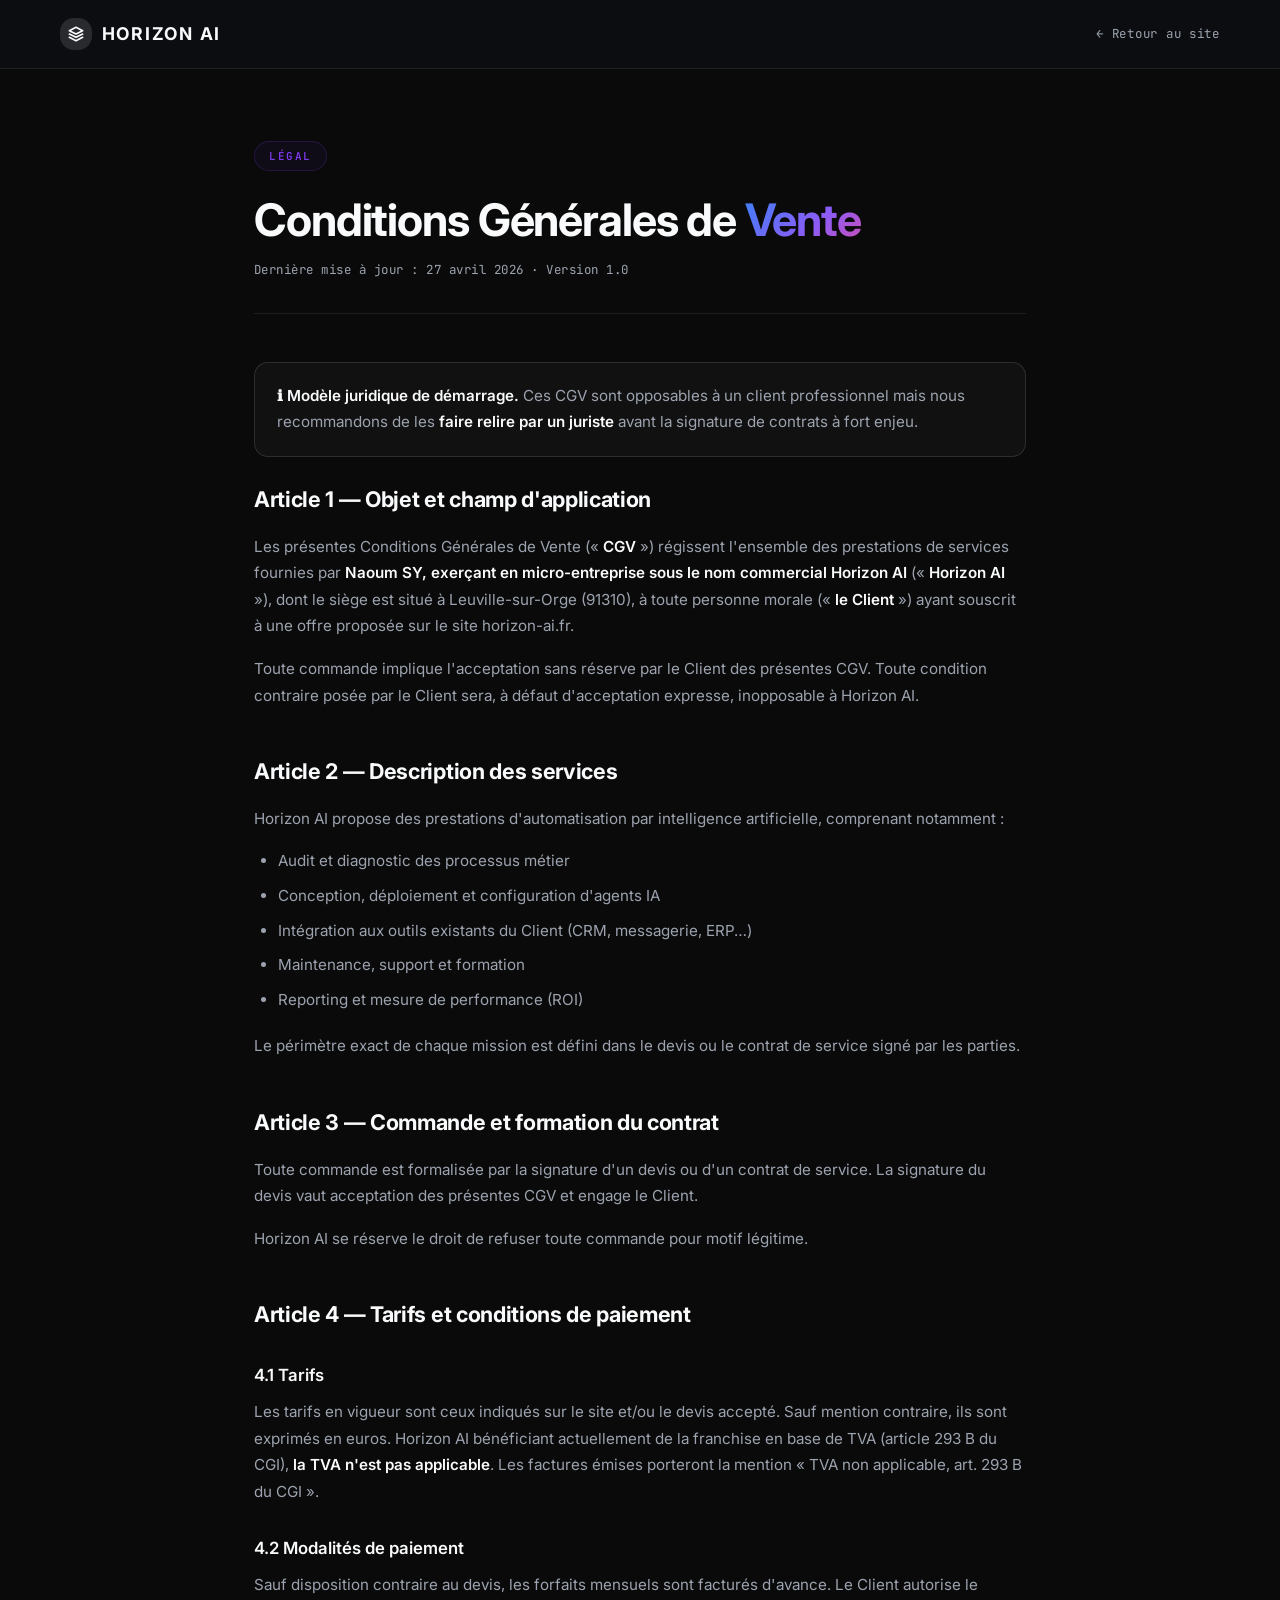
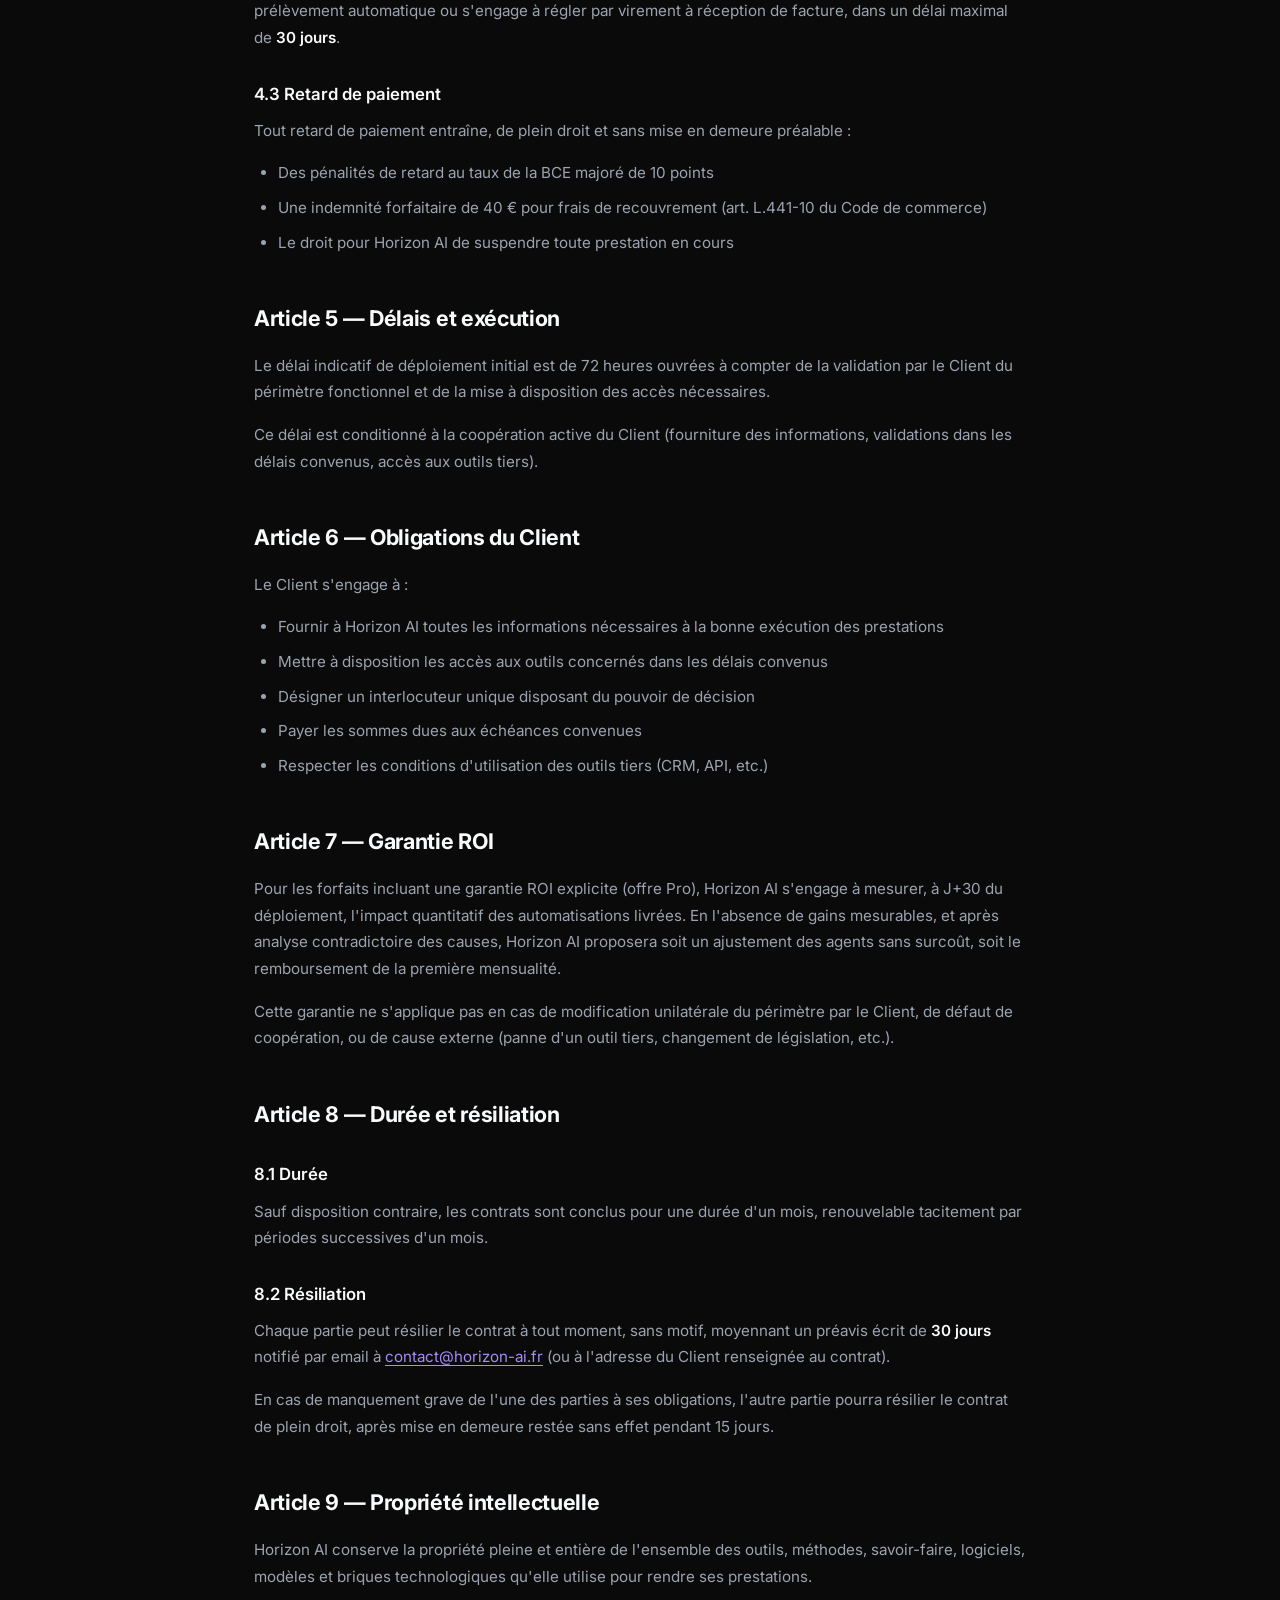
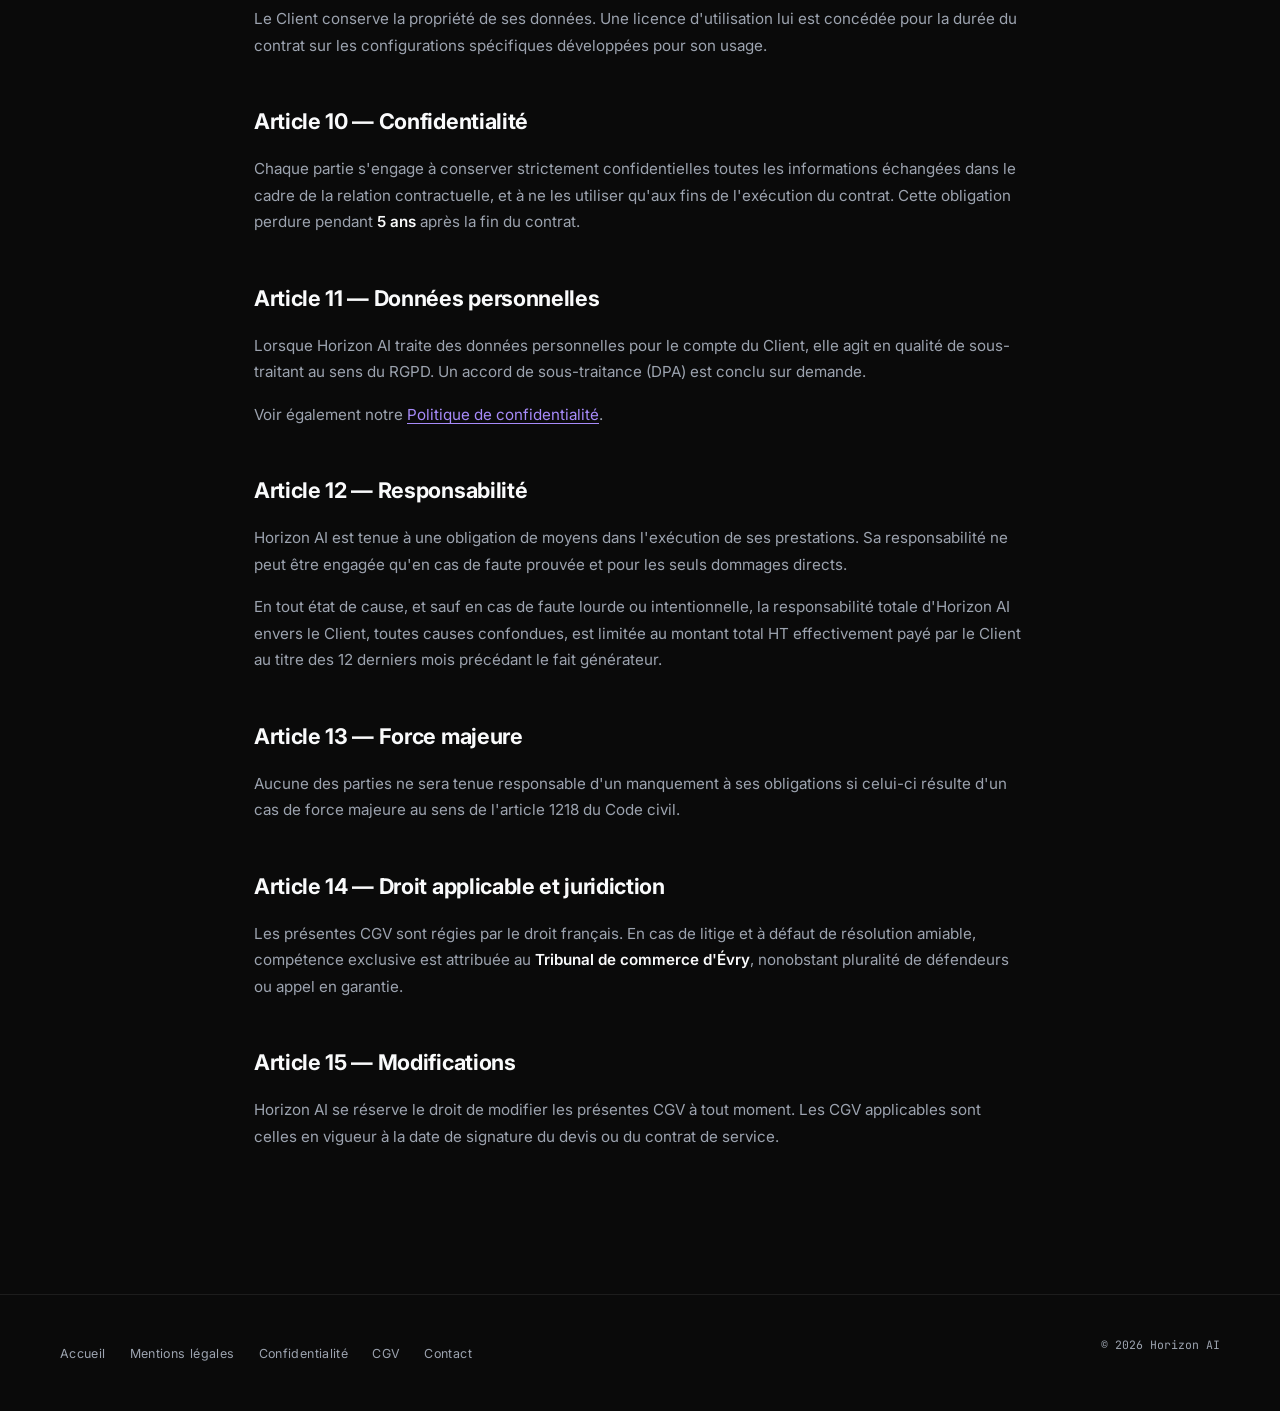
<file: cgv.html>
<!DOCTYPE html>
<html lang="fr">
<head>
<meta charset="UTF-8">
<meta name="viewport" content="width=device-width, initial-scale=1.0">
<title>Conditions Générales de Vente — Horizon AI</title>
<meta name="description" content="Conditions Générales de Vente d'Horizon AI pour la fourniture de services d'automatisation par intelligence artificielle.">
<meta name="robots" content="index, follow">
<link rel="preconnect" href="https://fonts.googleapis.com/">
<link rel="preconnect" href="https://fonts.gstatic.com/" crossorigin="">
<link href="https://fonts.googleapis.com/css2?family=Inter:wght@400;500;600;700&family=JetBrains+Mono:wght@400;600;700&display=swap" rel="stylesheet">
<link rel="stylesheet" href="legal-base.css">
</head>
<body>

<nav>
  <div class="nav-inner">
    <a href="index.html" class="nav-logo">
      <div class="nav-logo-mark" aria-hidden="true">
        <svg width="16" height="16" viewBox="0 0 24 24" fill="none" stroke="currentColor" stroke-width="2.5" stroke-linecap="round" stroke-linejoin="round"><path d="M12 2L2 7l10 5 10-5-10-5z"></path><path d="M2 17l10 5 10-5"></path><path d="M2 12l10 5 10-5"></path></svg>
      </div>
      Horizon AI
    </a>
    <a href="index.html" class="nav-back">← Retour au site</a>
  </div>
</nav>

<main>
  <span class="legal-tag">Légal</span>
  <h1>Conditions Générales de <span class="grad-text">Vente</span></h1>
  <p class="legal-updated">Dernière mise à jour : 27 avril 2026 · Version 1.0</p>

  <div class="legal-box">
    <p><strong>ℹ Modèle juridique de démarrage.</strong> Ces CGV sont opposables à un client professionnel mais nous recommandons de les <strong>faire relire par un juriste</strong> avant la signature de contrats à fort enjeu.</p>
  </div>

  <h2>Article 1 — Objet et champ d'application</h2>
  <p>Les présentes Conditions Générales de Vente (« <strong>CGV</strong> ») régissent l'ensemble des prestations de services fournies par <strong>Naoum SY, exerçant en micro-entreprise sous le nom commercial Horizon AI</strong> (« <strong>Horizon AI</strong> »), dont le siège est situé à Leuville-sur-Orge (91310), à toute personne morale (« <strong>le Client</strong> ») ayant souscrit à une offre proposée sur le site horizon-ai.fr.</p>
  <p>Toute commande implique l'acceptation sans réserve par le Client des présentes CGV. Toute condition contraire posée par le Client sera, à défaut d'acceptation expresse, inopposable à Horizon AI.</p>

  <h2>Article 2 — Description des services</h2>
  <p>Horizon AI propose des prestations d'automatisation par intelligence artificielle, comprenant notamment :</p>
  <ul>
    <li>Audit et diagnostic des processus métier</li>
    <li>Conception, déploiement et configuration d'agents IA</li>
    <li>Intégration aux outils existants du Client (CRM, messagerie, ERP…)</li>
    <li>Maintenance, support et formation</li>
    <li>Reporting et mesure de performance (ROI)</li>
  </ul>
  <p>Le périmètre exact de chaque mission est défini dans le devis ou le contrat de service signé par les parties.</p>

  <h2>Article 3 — Commande et formation du contrat</h2>
  <p>Toute commande est formalisée par la signature d'un devis ou d'un contrat de service. La signature du devis vaut acceptation des présentes CGV et engage le Client.</p>
  <p>Horizon AI se réserve le droit de refuser toute commande pour motif légitime.</p>

  <h2>Article 4 — Tarifs et conditions de paiement</h2>
  <h3>4.1 Tarifs</h3>
  <p>Les tarifs en vigueur sont ceux indiqués sur le site et/ou le devis accepté. Sauf mention contraire, ils sont exprimés en euros. Horizon AI bénéficiant actuellement de la franchise en base de TVA (article 293 B du CGI), <strong>la TVA n'est pas applicable</strong>. Les factures émises porteront la mention « TVA non applicable, art. 293 B du CGI ».</p>
  <h3>4.2 Modalités de paiement</h3>
  <p>Sauf disposition contraire au devis, les forfaits mensuels sont facturés d'avance. Le Client autorise le prélèvement automatique ou s'engage à régler par virement à réception de facture, dans un délai maximal de <strong>30 jours</strong>.</p>
  <h3>4.3 Retard de paiement</h3>
  <p>Tout retard de paiement entraîne, de plein droit et sans mise en demeure préalable :</p>
  <ul>
    <li>Des pénalités de retard au taux de la BCE majoré de 10 points</li>
    <li>Une indemnité forfaitaire de 40 € pour frais de recouvrement (art. L.441-10 du Code de commerce)</li>
    <li>Le droit pour Horizon AI de suspendre toute prestation en cours</li>
  </ul>

  <h2>Article 5 — Délais et exécution</h2>
  <p>Le délai indicatif de déploiement initial est de 72 heures ouvrées à compter de la validation par le Client du périmètre fonctionnel et de la mise à disposition des accès nécessaires.</p>
  <p>Ce délai est conditionné à la coopération active du Client (fourniture des informations, validations dans les délais convenus, accès aux outils tiers).</p>

  <h2>Article 6 — Obligations du Client</h2>
  <p>Le Client s'engage à :</p>
  <ul>
    <li>Fournir à Horizon AI toutes les informations nécessaires à la bonne exécution des prestations</li>
    <li>Mettre à disposition les accès aux outils concernés dans les délais convenus</li>
    <li>Désigner un interlocuteur unique disposant du pouvoir de décision</li>
    <li>Payer les sommes dues aux échéances convenues</li>
    <li>Respecter les conditions d'utilisation des outils tiers (CRM, API, etc.)</li>
  </ul>

  <h2>Article 7 — Garantie ROI</h2>
  <p>Pour les forfaits incluant une garantie ROI explicite (offre Pro), Horizon AI s'engage à mesurer, à J+30 du déploiement, l'impact quantitatif des automatisations livrées. En l'absence de gains mesurables, et après analyse contradictoire des causes, Horizon AI proposera soit un ajustement des agents sans surcoût, soit le remboursement de la première mensualité.</p>
  <p>Cette garantie ne s'applique pas en cas de modification unilatérale du périmètre par le Client, de défaut de coopération, ou de cause externe (panne d'un outil tiers, changement de législation, etc.).</p>

  <h2>Article 8 — Durée et résiliation</h2>
  <h3>8.1 Durée</h3>
  <p>Sauf disposition contraire, les contrats sont conclus pour une durée d'un mois, renouvelable tacitement par périodes successives d'un mois.</p>
  <h3>8.2 Résiliation</h3>
  <p>Chaque partie peut résilier le contrat à tout moment, sans motif, moyennant un préavis écrit de <strong>30 jours</strong> notifié par email à <a href="mailto:contact@horizon-ai.fr">contact@horizon-ai.fr</a> (ou à l'adresse du Client renseignée au contrat).</p>
  <p>En cas de manquement grave de l'une des parties à ses obligations, l'autre partie pourra résilier le contrat de plein droit, après mise en demeure restée sans effet pendant 15 jours.</p>

  <h2>Article 9 — Propriété intellectuelle</h2>
  <p>Horizon AI conserve la propriété pleine et entière de l'ensemble des outils, méthodes, savoir-faire, logiciels, modèles et briques technologiques qu'elle utilise pour rendre ses prestations.</p>
  <p>Le Client conserve la propriété de ses données. Une licence d'utilisation lui est concédée pour la durée du contrat sur les configurations spécifiques développées pour son usage.</p>

  <h2>Article 10 — Confidentialité</h2>
  <p>Chaque partie s'engage à conserver strictement confidentielles toutes les informations échangées dans le cadre de la relation contractuelle, et à ne les utiliser qu'aux fins de l'exécution du contrat. Cette obligation perdure pendant <strong>5 ans</strong> après la fin du contrat.</p>

  <h2>Article 11 — Données personnelles</h2>
  <p>Lorsque Horizon AI traite des données personnelles pour le compte du Client, elle agit en qualité de sous-traitant au sens du RGPD. Un accord de sous-traitance (DPA) est conclu sur demande.</p>
  <p>Voir également notre <a href="confidentialite.html">Politique de confidentialité</a>.</p>

  <h2>Article 12 — Responsabilité</h2>
  <p>Horizon AI est tenue à une obligation de moyens dans l'exécution de ses prestations. Sa responsabilité ne peut être engagée qu'en cas de faute prouvée et pour les seuls dommages directs.</p>
  <p>En tout état de cause, et sauf en cas de faute lourde ou intentionnelle, la responsabilité totale d'Horizon AI envers le Client, toutes causes confondues, est limitée au montant total HT effectivement payé par le Client au titre des 12 derniers mois précédant le fait générateur.</p>

  <h2>Article 13 — Force majeure</h2>
  <p>Aucune des parties ne sera tenue responsable d'un manquement à ses obligations si celui-ci résulte d'un cas de force majeure au sens de l'article 1218 du Code civil.</p>

  <h2>Article 14 — Droit applicable et juridiction</h2>
  <p>Les présentes CGV sont régies par le droit français. En cas de litige et à défaut de résolution amiable, compétence exclusive est attribuée au <strong>Tribunal de commerce d'Évry</strong>, nonobstant pluralité de défendeurs ou appel en garantie.</p>

  <h2>Article 15 — Modifications</h2>
  <p>Horizon AI se réserve le droit de modifier les présentes CGV à tout moment. Les CGV applicables sont celles en vigueur à la date de signature du devis ou du contrat de service.</p>
</main>

<footer>
  <div class="footer-inner">
    <div class="footer-links">
      <a href="index.html">Accueil</a>
      <a href="mentions-legales.html">Mentions légales</a>
      <a href="confidentialite.html">Confidentialité</a>
      <a href="cgv.html">CGV</a>
      <a href="mailto:contact@horizon-ai.fr">Contact</a>
    </div>
    <p class="footer-copy">© 2026 Horizon AI</p>
  </div>
</footer>

</body>
</html>
</file>
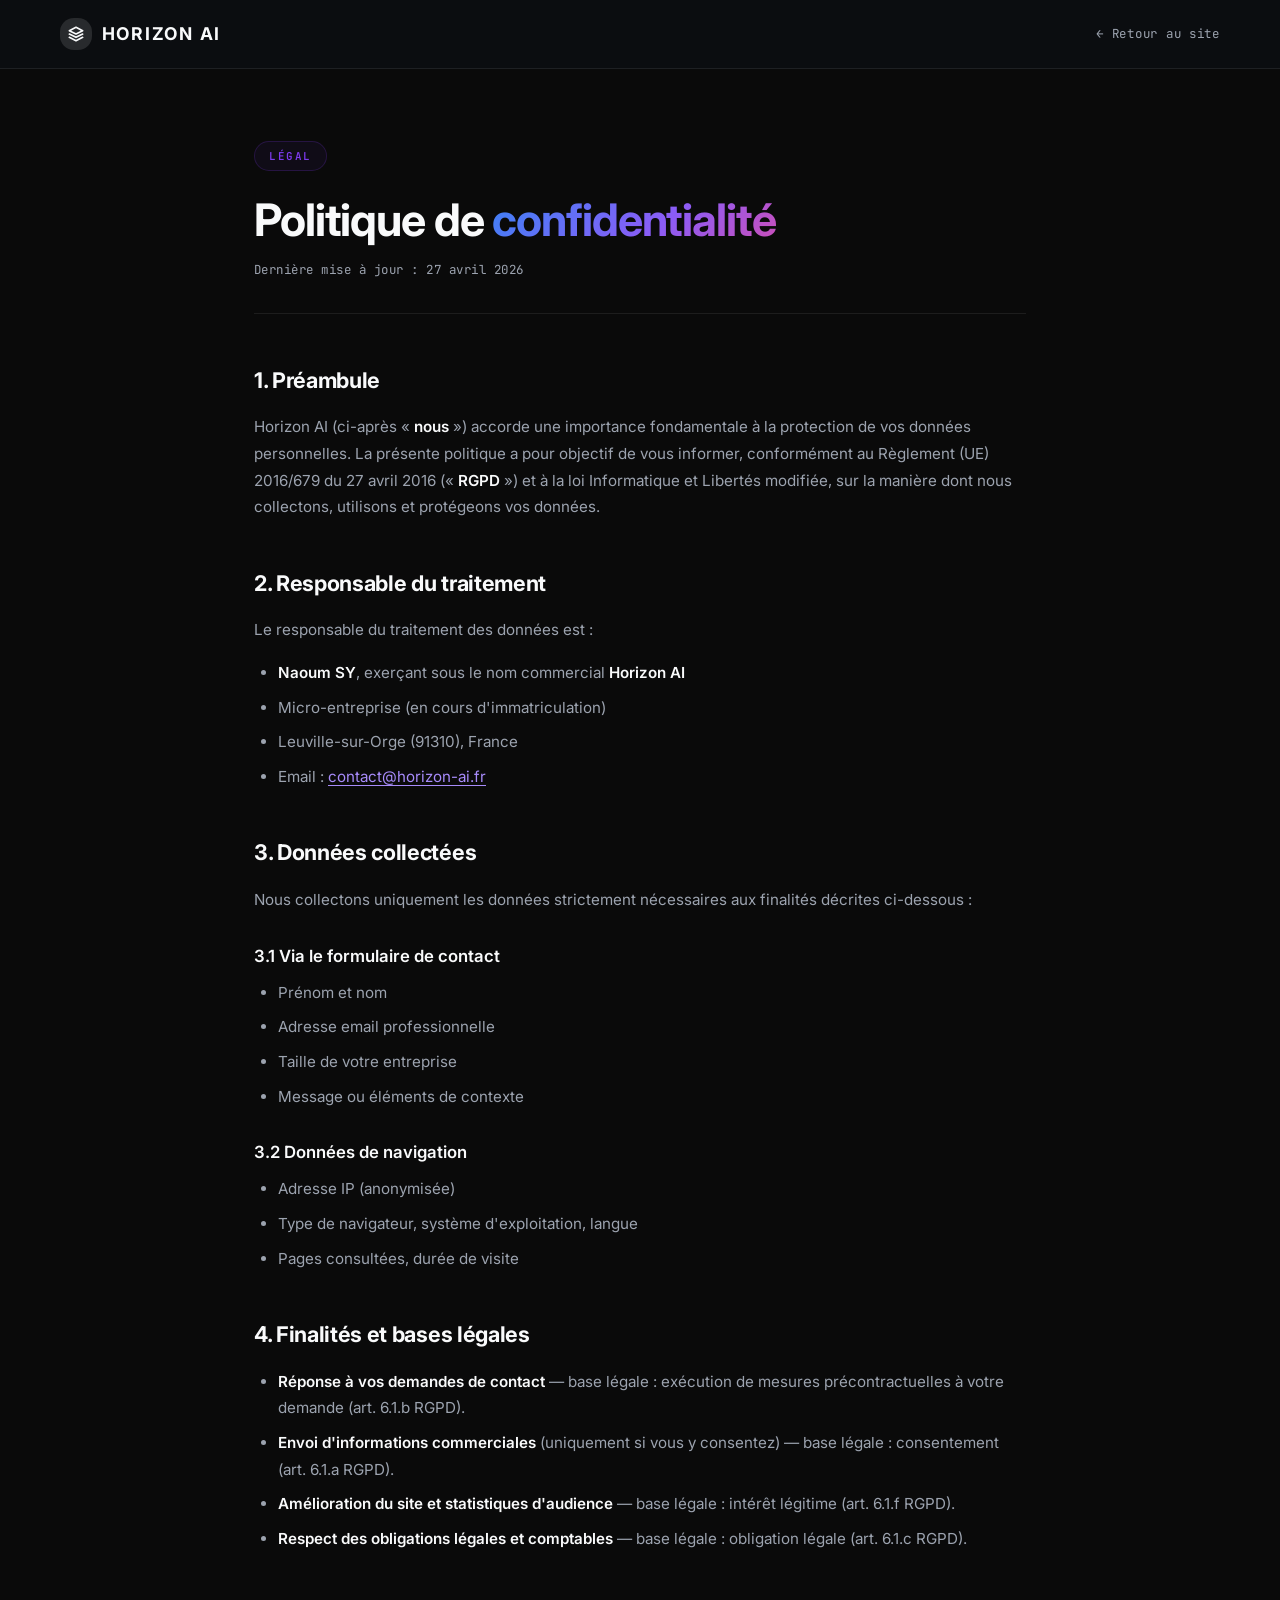
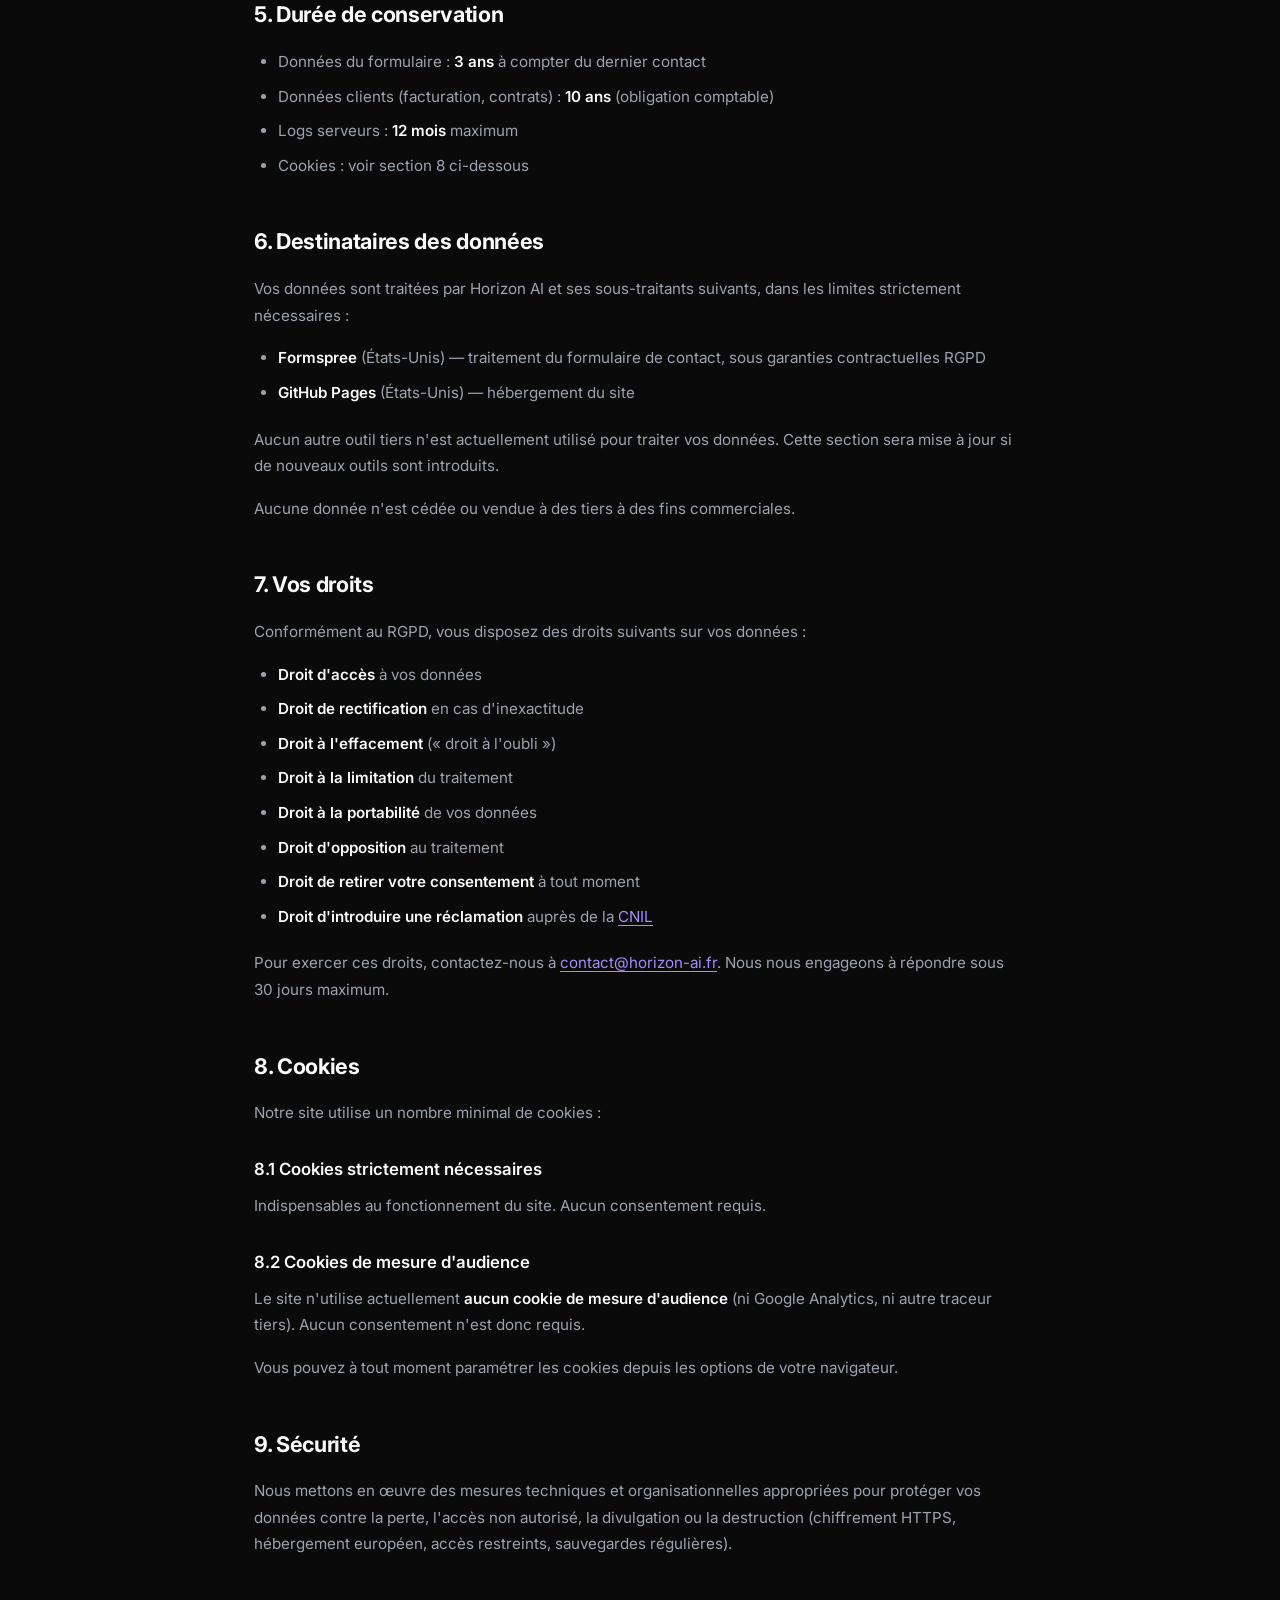
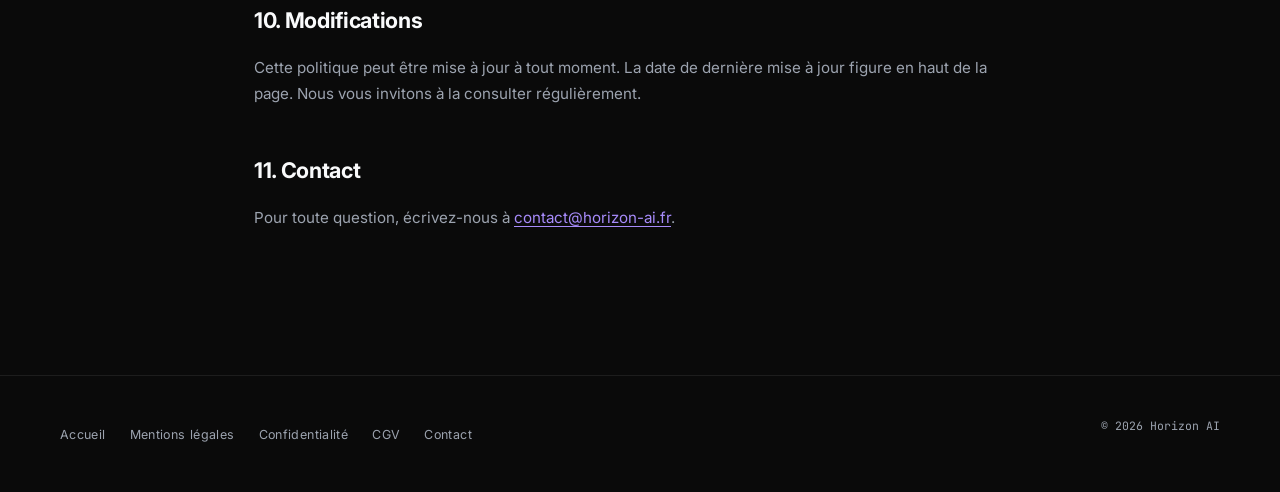
<file: confidentialite.html>
<!DOCTYPE html>
<html lang="fr">
<head>
<meta charset="UTF-8">
<meta name="viewport" content="width=device-width, initial-scale=1.0">
<title>Politique de confidentialité — Horizon AI</title>
<meta name="description" content="Politique de confidentialité et traitement des données personnelles d'Horizon AI, conformément au RGPD.">
<meta name="robots" content="index, follow">
<link rel="preconnect" href="https://fonts.googleapis.com/">
<link rel="preconnect" href="https://fonts.gstatic.com/" crossorigin="">
<link href="https://fonts.googleapis.com/css2?family=Inter:wght@400;500;600;700&family=JetBrains+Mono:wght@400;600;700&display=swap" rel="stylesheet">
<link rel="stylesheet" href="legal-base.css">
</head>
<body>

<nav>
  <div class="nav-inner">
    <a href="index.html" class="nav-logo">
      <div class="nav-logo-mark" aria-hidden="true">
        <svg width="16" height="16" viewBox="0 0 24 24" fill="none" stroke="currentColor" stroke-width="2.5" stroke-linecap="round" stroke-linejoin="round"><path d="M12 2L2 7l10 5 10-5-10-5z"></path><path d="M2 17l10 5 10-5"></path><path d="M2 12l10 5 10-5"></path></svg>
      </div>
      Horizon AI
    </a>
    <a href="index.html" class="nav-back">← Retour au site</a>
  </div>
</nav>

<main>
  <span class="legal-tag">Légal</span>
  <h1>Politique de <span class="grad-text">confidentialité</span></h1>
  <p class="legal-updated">Dernière mise à jour : 27 avril 2026</p>

  <h2>1. Préambule</h2>
  <p>Horizon AI (ci-après « <strong>nous</strong> ») accorde une importance fondamentale à la protection de vos données personnelles. La présente politique a pour objectif de vous informer, conformément au Règlement (UE) 2016/679 du 27 avril 2016 (« <strong>RGPD</strong> ») et à la loi Informatique et Libertés modifiée, sur la manière dont nous collectons, utilisons et protégeons vos données.</p>

  <h2>2. Responsable du traitement</h2>
  <p>Le responsable du traitement des données est :</p>
  <ul>
    <li><strong>Naoum SY</strong>, exerçant sous le nom commercial <strong>Horizon AI</strong></li>
    <li>Micro-entreprise (en cours d'immatriculation)</li>
    <li>Leuville-sur-Orge (91310), France</li>
    <li>Email : <a href="mailto:contact@horizon-ai.fr">contact@horizon-ai.fr</a></li>
  </ul>

  <h2>3. Données collectées</h2>
  <p>Nous collectons uniquement les données strictement nécessaires aux finalités décrites ci-dessous :</p>
  <h3>3.1 Via le formulaire de contact</h3>
  <ul>
    <li>Prénom et nom</li>
    <li>Adresse email professionnelle</li>
    <li>Taille de votre entreprise</li>
    <li>Message ou éléments de contexte</li>
  </ul>
  <h3>3.2 Données de navigation</h3>
  <ul>
    <li>Adresse IP (anonymisée)</li>
    <li>Type de navigateur, système d'exploitation, langue</li>
    <li>Pages consultées, durée de visite</li>
  </ul>

  <h2>4. Finalités et bases légales</h2>
  <ul>
    <li><strong>Réponse à vos demandes de contact</strong> — base légale : exécution de mesures précontractuelles à votre demande (art. 6.1.b RGPD).</li>
    <li><strong>Envoi d'informations commerciales</strong> (uniquement si vous y consentez) — base légale : consentement (art. 6.1.a RGPD).</li>
    <li><strong>Amélioration du site et statistiques d'audience</strong> — base légale : intérêt légitime (art. 6.1.f RGPD).</li>
    <li><strong>Respect des obligations légales et comptables</strong> — base légale : obligation légale (art. 6.1.c RGPD).</li>
  </ul>

  <h2>5. Durée de conservation</h2>
  <ul>
    <li>Données du formulaire : <strong>3 ans</strong> à compter du dernier contact</li>
    <li>Données clients (facturation, contrats) : <strong>10 ans</strong> (obligation comptable)</li>
    <li>Logs serveurs : <strong>12 mois</strong> maximum</li>
    <li>Cookies : voir section 8 ci-dessous</li>
  </ul>

  <h2>6. Destinataires des données</h2>
  <p>Vos données sont traitées par Horizon AI et ses sous-traitants suivants, dans les limites strictement nécessaires :</p>
  <ul>
    <li><strong>Formspree</strong> (États-Unis) — traitement du formulaire de contact, sous garanties contractuelles RGPD</li>
    <li><strong>GitHub Pages</strong> (États-Unis) — hébergement du site</li>
  </ul>
  <p>Aucun autre outil tiers n'est actuellement utilisé pour traiter vos données. Cette section sera mise à jour si de nouveaux outils sont introduits.</p>
  <p>Aucune donnée n'est cédée ou vendue à des tiers à des fins commerciales.</p>

  <h2>7. Vos droits</h2>
  <p>Conformément au RGPD, vous disposez des droits suivants sur vos données :</p>
  <ul>
    <li><strong>Droit d'accès</strong> à vos données</li>
    <li><strong>Droit de rectification</strong> en cas d'inexactitude</li>
    <li><strong>Droit à l'effacement</strong> (« droit à l'oubli »)</li>
    <li><strong>Droit à la limitation</strong> du traitement</li>
    <li><strong>Droit à la portabilité</strong> de vos données</li>
    <li><strong>Droit d'opposition</strong> au traitement</li>
    <li><strong>Droit de retirer votre consentement</strong> à tout moment</li>
    <li><strong>Droit d'introduire une réclamation</strong> auprès de la <a href="https://www.cnil.fr" target="_blank" rel="noopener">CNIL</a></li>
  </ul>
  <p>Pour exercer ces droits, contactez-nous à <a href="mailto:contact@horizon-ai.fr">contact@horizon-ai.fr</a>. Nous nous engageons à répondre sous 30 jours maximum.</p>

  <h2 id="cookies">8. Cookies</h2>
  <p>Notre site utilise un nombre minimal de cookies :</p>
  <h3>8.1 Cookies strictement nécessaires</h3>
  <p>Indispensables au fonctionnement du site. Aucun consentement requis.</p>
  <h3>8.2 Cookies de mesure d'audience</h3>
  <p>Le site n'utilise actuellement <strong>aucun cookie de mesure d'audience</strong> (ni Google Analytics, ni autre traceur tiers). Aucun consentement n'est donc requis.</p>
  <p>Vous pouvez à tout moment paramétrer les cookies depuis les options de votre navigateur.</p>

  <h2>9. Sécurité</h2>
  <p>Nous mettons en œuvre des mesures techniques et organisationnelles appropriées pour protéger vos données contre la perte, l'accès non autorisé, la divulgation ou la destruction (chiffrement HTTPS, hébergement européen, accès restreints, sauvegardes régulières).</p>

  <h2>10. Modifications</h2>
  <p>Cette politique peut être mise à jour à tout moment. La date de dernière mise à jour figure en haut de la page. Nous vous invitons à la consulter régulièrement.</p>

  <h2>11. Contact</h2>
  <p>Pour toute question, écrivez-nous à <a href="mailto:contact@horizon-ai.fr">contact@horizon-ai.fr</a>.</p>
</main>

<footer>
  <div class="footer-inner">
    <div class="footer-links">
      <a href="index.html">Accueil</a>
      <a href="mentions-legales.html">Mentions légales</a>
      <a href="confidentialite.html">Confidentialité</a>
      <a href="cgv.html">CGV</a>
      <a href="mailto:contact@horizon-ai.fr">Contact</a>
    </div>
    <p class="footer-copy">© 2026 Horizon AI</p>
  </div>
</footer>

</body>
</html>
</file>
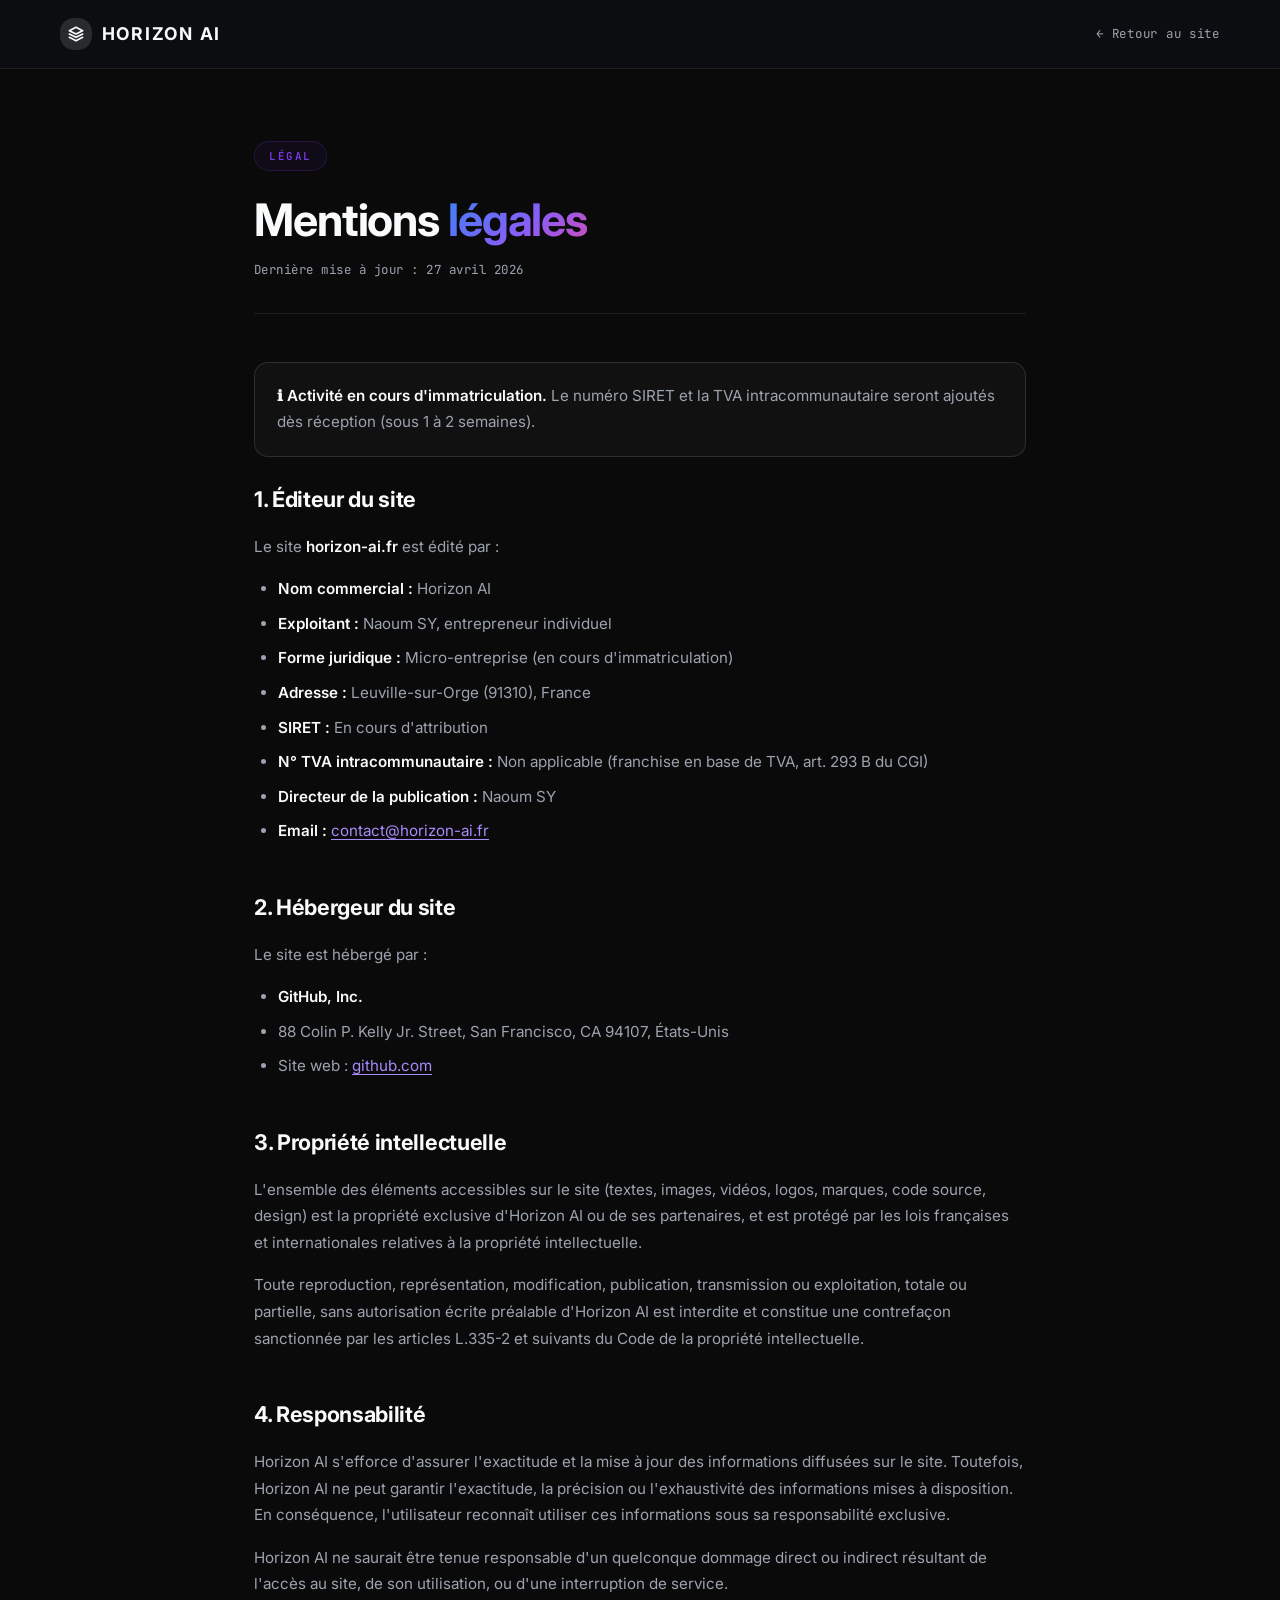
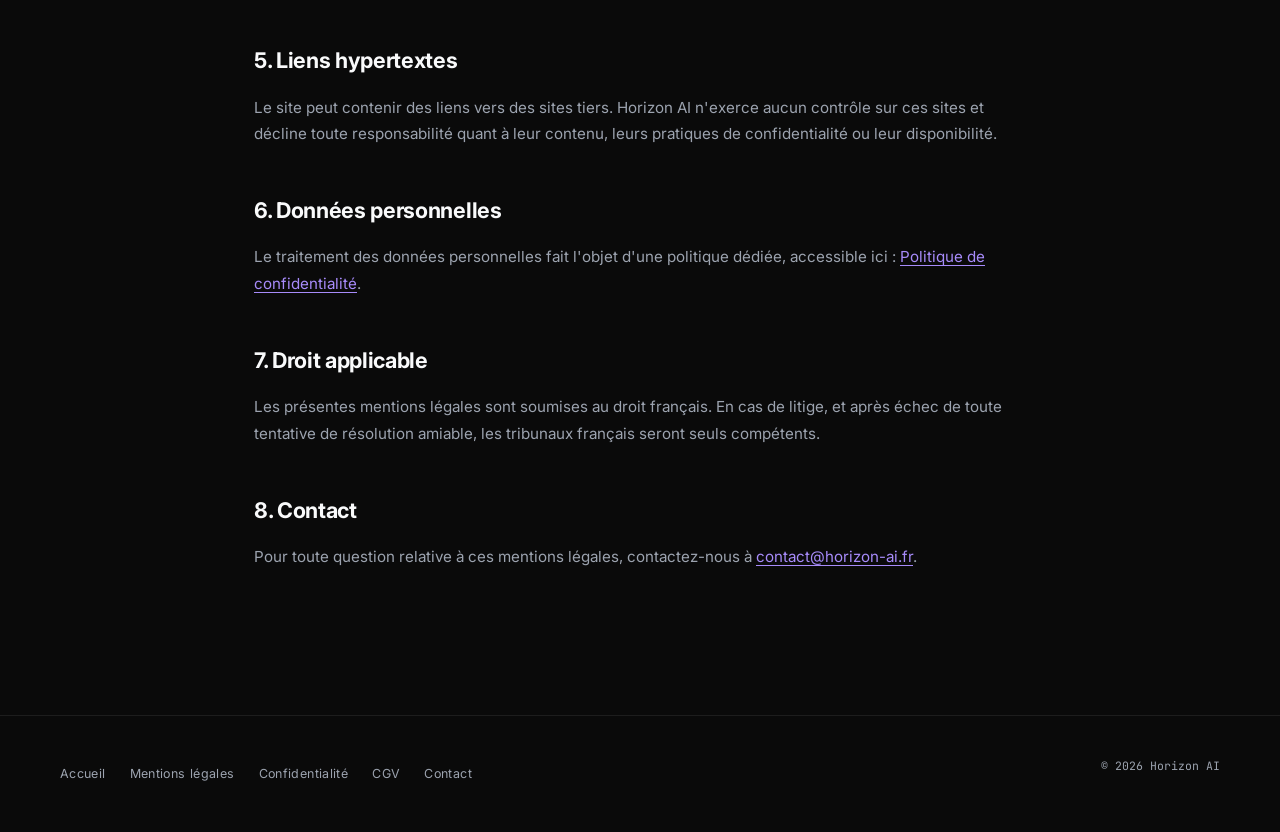
<file: mentions-legales.html>
<!DOCTYPE html>
<html lang="fr">
<head>
<meta charset="UTF-8">
<meta name="viewport" content="width=device-width, initial-scale=1.0">
<title>Mentions légales — Horizon AI</title>
<meta name="description" content="Mentions légales de Horizon AI, agence française d'automatisation par intelligence artificielle.">
<meta name="robots" content="index, follow">
<link rel="preconnect" href="https://fonts.googleapis.com/">
<link rel="preconnect" href="https://fonts.gstatic.com/" crossorigin="">
<link href="https://fonts.googleapis.com/css2?family=Inter:wght@400;500;600;700&family=JetBrains+Mono:wght@400;600;700&display=swap" rel="stylesheet">
<link rel="stylesheet" href="legal-base.css">
</head>
<body>

<nav>
  <div class="nav-inner">
    <a href="index.html" class="nav-logo">
      <div class="nav-logo-mark" aria-hidden="true">
        <svg width="16" height="16" viewBox="0 0 24 24" fill="none" stroke="currentColor" stroke-width="2.5" stroke-linecap="round" stroke-linejoin="round"><path d="M12 2L2 7l10 5 10-5-10-5z"></path><path d="M2 17l10 5 10-5"></path><path d="M2 12l10 5 10-5"></path></svg>
      </div>
      Horizon AI
    </a>
    <a href="index.html" class="nav-back">← Retour au site</a>
  </div>
</nav>

<main>
  <span class="legal-tag">Légal</span>
  <h1>Mentions <span class="grad-text">légales</span></h1>
  <p class="legal-updated">Dernière mise à jour : 27 avril 2026</p>

  <div class="legal-box">
    <p><strong>ℹ Activité en cours d'immatriculation.</strong> Le numéro SIRET et la TVA intracommunautaire seront ajoutés dès réception (sous 1 à 2 semaines).</p>
  </div>

  <h2>1. Éditeur du site</h2>
  <p>Le site <strong>horizon-ai.fr</strong> est édité par :</p>
  <ul>
    <li><strong>Nom commercial :</strong> Horizon AI</li>
    <li><strong>Exploitant :</strong> Naoum SY, entrepreneur individuel</li>
    <li><strong>Forme juridique :</strong> Micro-entreprise (en cours d'immatriculation)</li>
    <li><strong>Adresse :</strong> Leuville-sur-Orge (91310), France</li>
    <li><strong>SIRET :</strong> En cours d'attribution</li>
    <li><strong>N° TVA intracommunautaire :</strong> Non applicable (franchise en base de TVA, art. 293 B du CGI)</li>
    <li><strong>Directeur de la publication :</strong> Naoum SY</li>
    <li><strong>Email :</strong> <a href="mailto:contact@horizon-ai.fr">contact@horizon-ai.fr</a></li>
  </ul>

  <h2>2. Hébergeur du site</h2>
  <p>Le site est hébergé par :</p>
  <ul>
    <li><strong>GitHub, Inc.</strong></li>
    <li>88 Colin P. Kelly Jr. Street, San Francisco, CA 94107, États-Unis</li>
    <li>Site web : <a href="https://github.com" target="_blank" rel="noopener">github.com</a></li>
  </ul>
  <h2>3. Propriété intellectuelle</h2>
  <p>L'ensemble des éléments accessibles sur le site (textes, images, vidéos, logos, marques, code source, design) est la propriété exclusive d'Horizon AI ou de ses partenaires, et est protégé par les lois françaises et internationales relatives à la propriété intellectuelle.</p>
  <p>Toute reproduction, représentation, modification, publication, transmission ou exploitation, totale ou partielle, sans autorisation écrite préalable d'Horizon AI est interdite et constitue une contrefaçon sanctionnée par les articles L.335-2 et suivants du Code de la propriété intellectuelle.</p>

  <h2>4. Responsabilité</h2>
  <p>Horizon AI s'efforce d'assurer l'exactitude et la mise à jour des informations diffusées sur le site. Toutefois, Horizon AI ne peut garantir l'exactitude, la précision ou l'exhaustivité des informations mises à disposition. En conséquence, l'utilisateur reconnaît utiliser ces informations sous sa responsabilité exclusive.</p>
  <p>Horizon AI ne saurait être tenue responsable d'un quelconque dommage direct ou indirect résultant de l'accès au site, de son utilisation, ou d'une interruption de service.</p>

  <h2>5. Liens hypertextes</h2>
  <p>Le site peut contenir des liens vers des sites tiers. Horizon AI n'exerce aucun contrôle sur ces sites et décline toute responsabilité quant à leur contenu, leurs pratiques de confidentialité ou leur disponibilité.</p>

  <h2>6. Données personnelles</h2>
  <p>Le traitement des données personnelles fait l'objet d'une politique dédiée, accessible ici : <a href="confidentialite.html">Politique de confidentialité</a>.</p>

  <h2>7. Droit applicable</h2>
  <p>Les présentes mentions légales sont soumises au droit français. En cas de litige, et après échec de toute tentative de résolution amiable, les tribunaux français seront seuls compétents.</p>

  <h2>8. Contact</h2>
  <p>Pour toute question relative à ces mentions légales, contactez-nous à <a href="mailto:contact@horizon-ai.fr">contact@horizon-ai.fr</a>.</p>
</main>

<footer>
  <div class="footer-inner">
    <div class="footer-links">
      <a href="index.html">Accueil</a>
      <a href="mentions-legales.html">Mentions légales</a>
      <a href="confidentialite.html">Confidentialité</a>
      <a href="cgv.html">CGV</a>
      <a href="mailto:contact@horizon-ai.fr">Contact</a>
    </div>
    <p class="footer-copy">© 2026 Horizon AI</p>
  </div>
</footer>

</body>
</html>
</file>
<file: legal-base.css>
:root {
  --c-bg: #0A0A0A;
  --c-surface: #111111;
  --c-surface-2: #161616;
  --c-text: #F9FAFB;
  --c-text-muted: #9CA3AF;
  --c-border: rgba(255,255,255,0.08);
  --c-border-strong: rgba(255,255,255,0.12);
  --font-display: 'Inter', sans-serif;
  --font-body: 'Inter', sans-serif;
  --font-mono: 'JetBrains Mono', monospace;
  --radius-md: 14px;
  --radius-lg: 20px;
  --max-w: 820px;
  --ease: cubic-bezier(0.16, 1, 0.3, 1);
}
@keyframes gradient-shift {
  0%   { background-position: 0% 50%; }
  50%  { background-position: 100% 50%; }
  100% { background-position: 0% 50%; }
}
.grad-text {
  background: linear-gradient(135deg, #3B82F6, #8B5CF6, #EC4899, #F97316, #8B5CF6, #3B82F6);
  background-size: 300% 300%;
  -webkit-background-clip: text;
  -webkit-text-fill-color: transparent;
  background-clip: text;
  animation: gradient-shift 13s ease infinite;
}
*, *::before, *::after { box-sizing: border-box; margin: 0; padding: 0; }
html { overflow-x: clip; }
body { background: var(--c-bg); color: var(--c-text); font-family: var(--font-body); font-size: 1rem; line-height: 1.7; -webkit-font-smoothing: antialiased; }

nav { position: sticky; top: 0; z-index: 900; padding: 0 1.5rem; background: rgba(13,15,18,0.92); backdrop-filter: blur(14px); -webkit-backdrop-filter: blur(14px); border-bottom: 1px solid var(--c-border); }
.nav-inner { max-width: 1160px; margin: 0 auto; display: flex; align-items: center; justify-content: space-between; height: 68px; }
.nav-logo { font-family: var(--font-display); font-weight: 700; font-size: 1.1rem; letter-spacing: 0.1em; text-transform: uppercase; color: var(--c-text); text-decoration: none; display: flex; align-items: center; gap: 0.6rem; }
.nav-logo-mark { width: 32px; height: 32px; background: rgba(255,255,255,0.12); border-radius: var(--radius-md); display: flex; align-items: center; justify-content: center; flex-shrink: 0; }
.nav-back { color: var(--c-text-muted); font-size: 0.78rem; text-decoration: none; font-family: var(--font-mono); letter-spacing: 0.06em; transition: color 200ms; }
.nav-back:hover { color: var(--c-text); }

main { max-width: var(--max-w); margin: 0 auto; padding: 4.5rem 1.5rem 5rem; }
.legal-tag { display: inline-block; font-size: 0.68rem; font-weight: 600; letter-spacing: 0.14em; text-transform: uppercase; color: #7C3AED; background: rgba(124,58,237,0.06); border: 1px solid rgba(124,58,237,0.2); border-radius: 100px; padding: 0.3rem 0.9rem; margin-bottom: 1.5rem; font-family: var(--font-mono); }
h1 { font-family: var(--font-display); font-size: clamp(2rem, 4vw, 2.8rem); font-weight: 700; letter-spacing: -0.025em; line-height: 1.15; margin-bottom: 0.75rem; }
.legal-updated { font-family: var(--font-mono); font-size: 0.78rem; color: var(--c-text-muted); letter-spacing: 0.04em; margin-bottom: 3rem; padding-bottom: 2rem; border-bottom: 1px solid var(--c-border); }
h2 { font-family: var(--font-display); font-size: 1.35rem; font-weight: 700; letter-spacing: -0.015em; margin-top: 2.75rem; margin-bottom: 1rem; }
h2:first-of-type { margin-top: 0; }
h3 { font-family: var(--font-display); font-size: 1.05rem; font-weight: 600; margin-top: 1.75rem; margin-bottom: 0.6rem; color: var(--c-text); }
p, li { color: var(--c-text-muted); font-size: 0.95rem; line-height: 1.75; }
p { margin-bottom: 1rem; }
ul, ol { padding-left: 1.5rem; margin-bottom: 1.25rem; }
li { margin-bottom: 0.5rem; }
strong { color: var(--c-text); font-weight: 600; }
a { color: #A78BFA; text-decoration: underline; text-underline-offset: 3px; transition: color 200ms; }
a:hover { color: #F472B6; }
.legal-box { background: var(--c-surface); border: 1px solid var(--c-border-strong); border-radius: var(--radius-md); padding: 1.25rem 1.4rem; margin: 1.5rem 0; }
.legal-box p:last-child { margin-bottom: 0; }
.legal-todo { color: #FB923C; font-style: italic; font-weight: 500; }

footer { background: var(--c-bg); border-top: 1px solid var(--c-border); padding: 2.5rem 1.5rem; margin-top: 3rem; }
.footer-inner { max-width: 1160px; margin: 0 auto; display: flex; flex-wrap: wrap; gap: 1rem; justify-content: space-between; align-items: center; }
.footer-links { display: flex; gap: 1.5rem; flex-wrap: wrap; }
.footer-links a { color: var(--c-text-muted); font-size: 0.78rem; text-decoration: none; letter-spacing: 0.03em; }
.footer-links a:hover { color: var(--c-text); }
.footer-copy { font-size: 0.72rem; color: var(--c-text-muted); font-family: var(--font-mono); }

@media (max-width: 600px) {
  main { padding: 3rem 1.25rem 4rem; }
  h1 { font-size: 1.8rem; }
  h2 { font-size: 1.2rem; }
  .footer-inner { flex-direction: column; align-items: flex-start; }
}
</file>
